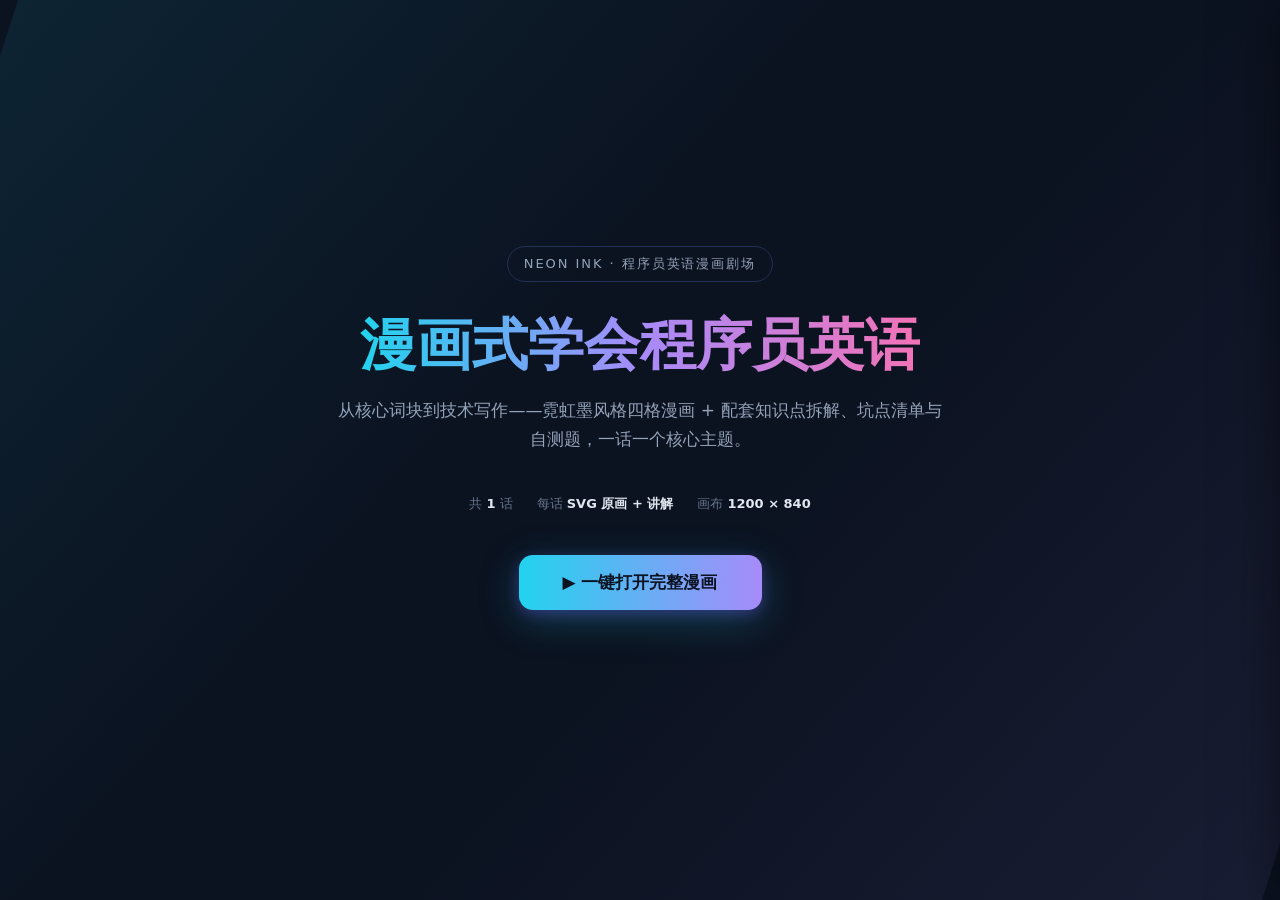
<file: comics/index.html>
<!DOCTYPE html>
<html lang="zh-CN">

<head>
  <meta charset="UTF-8">
  <meta name="viewport" content="width=device-width, initial-scale=1.0">
  <title>程序员英语漫画剧场 · 霓虹墨 Neon Ink</title>
  <link rel="icon" type="image/svg+xml" href="../logo.svg">
  <style>
    /* ============================================================
   * 程序员英语漫画剧场 · 整合阅读器（零依赖单文件 · 运行时 fetch 版）
   * 设计决策：
   * 1) 内容序列来自 manifest.json，SVG 内联注入保证矢量缩放；
   * 2) 双阅读模式：翻页（一话一屏，默认）/ 长卷（连续滚动）；
   * 3) 讲解 MD 右侧抽屉呈现，用内置受控迷你渲染器（先转义再替换），防 XSS；
   * 4) 进度只存「话 id + 比例」，再次打开可一键继续阅读；
   * 5) 单话加载失败不影响整体：每话独立错误卡片 + 重试；
   * 6) 翻页模式按需加载当前话并预取相邻话，长卷模式后台补齐全部；
   * 7) 话目网格（⊞ / G）：关键词 + 分册筛选，卡片直接跳话，与目录共用已读/当前态。
   * ============================================================ */
    :root {
      --bg: #0b1220;
      --bg-soft: #0e1730;
      --bg-card: #111a30;
      --line: #223055;
      --ink: #e2e8f0;
      --ink-dim: #94a3b8;
      --ink-faint: #64748b;
      --cyan: #22d3ee;
      --violet: #a78bfa;
      --purple: #7c3aed;
      --pink: #f472b6;
      --orange: #f97316;
      --green: #34d399;
      --yellow: #fbbf24;
      --sidebar-w: 300px;
      --header-h: 60px;
    }

    * {
      box-sizing: border-box;
    }

    html {
      scroll-behavior: smooth;
    }

    body {
      margin: 0;
      background: var(--bg);
      color: var(--ink);
      font-family: 'PingFang SC', 'Hiragino Sans GB', 'Microsoft YaHei', system-ui, sans-serif;
      line-height: 1.7;
      -webkit-font-smoothing: antialiased;
    }

    a {
      color: var(--cyan);
      text-decoration: none;
    }

    a:hover {
      text-decoration: underline;
    }

    button {
      font-family: inherit;
    }

    /* ---------- 顶部阅读进度条 ---------- */
    #progress-bar {
      position: fixed;
      top: 0;
      left: 0;
      height: 3px;
      width: 0;
      background: linear-gradient(90deg, var(--cyan), var(--violet), var(--pink));
      z-index: 60;
      transition: width .12s linear;
    }

    /* ---------- 封面 ---------- */
    #cover {
      min-height: 100vh;
      display: flex;
      flex-direction: column;
      align-items: center;
      justify-content: center;
      text-align: center;
      padding: 48px 24px;
      position: relative;
      overflow: hidden;
    }

    #cover::before,
    #cover::after {
      content: '';
      position: absolute;
      pointer-events: none;
    }

    #cover::before {
      top: -20%;
      left: -10%;
      width: 70%;
      height: 140%;
      background: linear-gradient(120deg, rgba(34, 211, 238, .10), transparent 60%);
      transform: skewX(-18deg);
    }

    #cover::after {
      bottom: -20%;
      right: -10%;
      width: 70%;
      height: 140%;
      background: linear-gradient(300deg, rgba(167, 139, 250, .10), transparent 60%);
      transform: skewX(-18deg);
    }

    .cover-badge {
      display: inline-block;
      padding: 6px 16px;
      border-radius: 999px;
      border: 1px solid var(--line);
      color: var(--ink-dim);
      font-size: 13px;
      letter-spacing: .15em;
      margin-bottom: 28px;
    }

    #cover h1 {
      font-size: clamp(30px, 6vw, 56px);
      line-height: 1.25;
      margin: 0 0 16px;
      background: linear-gradient(90deg, var(--cyan), var(--violet), var(--pink));
      -webkit-background-clip: text;
      background-clip: text;
      color: transparent;
    }

    #cover .sub {
      color: var(--ink-dim);
      font-size: clamp(14px, 2.4vw, 17px);
      max-width: 620px;
      margin: 0 0 40px;
    }

    .cover-meta {
      display: flex;
      gap: 24px;
      color: var(--ink-faint);
      font-size: 13px;
      margin-bottom: 40px;
      flex-wrap: wrap;
      justify-content: center;
    }

    .cover-meta b {
      color: var(--ink);
      font-weight: 600;
    }

    .btn-primary {
      position: relative;
      display: inline-flex;
      align-items: center;
      gap: 10px;
      padding: 16px 44px;
      border: none;
      border-radius: 14px;
      cursor: pointer;
      font-size: 17px;
      font-weight: 700;
      color: #0b1220;
      background: linear-gradient(90deg, var(--cyan), var(--violet));
      box-shadow: 0 10px 40px rgba(34, 211, 238, .25), 0 4px 14px rgba(124, 58, 237, .35);
      transition: transform .18s ease, box-shadow .18s ease, opacity .2s;
    }

    .btn-primary:hover {
      transform: translateY(-2px);
      box-shadow: 0 16px 48px rgba(34, 211, 238, .35);
    }

    .btn-primary:active {
      transform: translateY(0);
    }

    .btn-primary:disabled {
      opacity: .65;
      cursor: wait;
      transform: none;
    }

    .btn-ghost {
      display: inline-flex;
      align-items: center;
      gap: 8px;
      margin-top: 16px;
      padding: 10px 22px;
      border-radius: 10px;
      cursor: pointer;
      background: transparent;
      color: var(--ink-dim);
      border: 1px solid var(--line);
      font-size: 14px;
    }

    .btn-ghost:hover {
      color: var(--ink);
      border-color: var(--ink-faint);
    }

    #load-status {
      margin-top: 22px;
      font-size: 13.5px;
      color: var(--ink-dim);
      min-height: 22px;
    }

    .load-bar {
      width: 280px;
      max-width: 70vw;
      height: 6px;
      border-radius: 3px;
      background: #1a2540;
      margin: 12px auto 0;
      overflow: hidden;
      display: none;
    }

    .load-bar.show {
      display: block;
    }

    .load-bar i {
      display: block;
      height: 100%;
      width: 0;
      border-radius: 3px;
      background: linear-gradient(90deg, var(--cyan), var(--violet));
      transition: width .2s;
    }

    .resume-card {
      margin-top: 26px;
      padding: 14px 22px;
      border-radius: 12px;
      background: var(--bg-card);
      border: 1px solid var(--line);
      font-size: 14px;
      color: var(--ink-dim);
      display: none;
    }

    .resume-card.show {
      display: block;
    }

    .resume-card a {
      font-weight: 700;
    }

    /* ---------- 全屏错误 ---------- */
    .fatal {
      max-width: 560px;
      margin: 0 auto;
      padding: 28px;
      border-radius: 14px;
      background: var(--bg-card);
      border: 1px solid rgba(249, 115, 22, .5);
      color: var(--ink-dim);
      font-size: 14.5px;
      text-align: left;
    }

    .fatal h3 {
      color: var(--orange);
      margin: 0 0 10px;
      font-size: 17px;
    }

    .fatal code {
      background: #0a0f1c;
      padding: 2px 7px;
      border-radius: 5px;
      color: var(--cyan);
      font-size: 13px;
    }

    .fatal pre {
      background: #0a0f1c;
      padding: 12px 14px;
      border-radius: 8px;
      overflow-x: auto;
      color: var(--ink-dim);
      font-size: 13px;
    }

    /* ---------- 阅读视图布局 ---------- */
    #reader {
      display: none;
    }

    #reader.show {
      display: block;
    }

    .topbar {
      position: fixed;
      top: 0;
      left: 0;
      right: 0;
      height: var(--header-h);
      z-index: 50;
      display: flex;
      align-items: center;
      gap: 12px;
      padding: 0 18px;
      background: rgba(11, 18, 32, .86);
      backdrop-filter: blur(12px);
      border-bottom: 1px solid var(--line);
    }

    .icon-btn {
      width: 38px;
      height: 38px;
      border-radius: 10px;
      border: 1px solid var(--line);
      background: var(--bg-soft);
      color: var(--ink);
      cursor: pointer;
      font-size: 17px;
      display: inline-flex;
      align-items: center;
      justify-content: center;
    }

    .icon-btn:hover {
      border-color: var(--ink-faint);
    }

    .icon-btn:disabled {
      opacity: .35;
      cursor: default;
    }

    .nav-arrow {
      font-size: 20px;
      line-height: 1;
    }

    .mode-btn {
      width: auto;
      padding: 0 13px;
      font-size: 13px;
      font-weight: 600;
      white-space: nowrap;
    }

    #counter {
      font-variant-numeric: tabular-nums;
      font-size: 13px;
      color: var(--ink-dim);
      min-width: 54px;
      text-align: center;
    }

    .topbar-title {
      font-weight: 700;
      font-size: 15px;
      white-space: nowrap;
      overflow: hidden;
      text-overflow: ellipsis;
    }

    .topbar-title small {
      color: var(--ink-faint);
      font-weight: 400;
      margin-left: 8px;
    }

    .topbar-right {
      margin-left: auto;
      display: flex;
      gap: 8px;
      align-items: center;
    }

    /* ---------- 侧边章节导航 ---------- */
    #toc {
      position: fixed;
      top: var(--header-h);
      left: 0;
      bottom: 0;
      width: var(--sidebar-w);
      background: var(--bg-soft);
      border-right: 1px solid var(--line);
      overflow-y: auto;
      padding: 14px 12px 40px;
      z-index: 40;
    }

    #toc h2 {
      font-size: 12px;
      color: var(--ink-faint);
      letter-spacing: .18em;
      margin: 8px 10px 12px;
      font-weight: 600;
    }

    .toc-item {
      display: flex;
      gap: 10px;
      align-items: baseline;
      width: 100%;
      padding: 9px 10px;
      border-radius: 9px;
      border: none;
      cursor: pointer;
      background: transparent;
      color: var(--ink-dim);
      font-size: 13.5px;
      text-align: left;
      line-height: 1.45;
    }

    .toc-item:hover {
      background: #16223e;
      color: var(--ink);
    }

    .toc-item .toc-ep {
      color: var(--ink-faint);
      font-family: 'SF Mono', Consolas, monospace;
      font-size: 11.5px;
      flex: none;
      width: 42px;
    }

    .toc-item.active {
      background: linear-gradient(90deg, rgba(34, 211, 238, .14), rgba(124, 58, 237, .14));
      color: var(--ink);
    }

    .toc-item.active .toc-ep {
      color: var(--cyan);
    }

    .toc-item .toc-dot {
      margin-left: auto;
      flex: none;
      width: 7px;
      height: 7px;
      border-radius: 50%;
      background: transparent;
    }

    .toc-item.read .toc-dot {
      background: var(--green);
    }

    #toc-mask {
      display: none;
      position: fixed;
      inset: var(--header-h) 0 0 0;
      background: rgba(4, 8, 18, .55);
      z-index: 35;
    }

    /* ---------- 全部话目网格（⊞ 关键词筛选 / 按分册跳转） ---------- */
    #grid {
      display: none;
      position: fixed;
      inset: var(--header-h) 0 0 0;
      z-index: 56;
      background: rgba(6, 11, 25, .97);
      flex-direction: column;
    }

    #grid.open {
      display: flex;
    }

    .grid-head {
      display: flex;
      align-items: center;
      gap: 14px;
      padding: 14px clamp(14px, 5vw, 40px);
      border-bottom: 1px solid var(--line);
      flex-wrap: wrap;
    }

    .grid-head h2 {
      margin: 0;
      font-size: 16px;
    }

    .grid-head h2 span {
      color: var(--ink-faint);
      font-size: 12px;
      font-weight: 400;
      margin-left: 8px;
    }

    .grid-tools {
      margin-left: auto;
      display: flex;
      align-items: center;
      gap: 8px;
      flex-wrap: wrap;
    }

    #grid-search,
    #grid-part {
      padding: 9px 12px;
      border-radius: 9px;
      border: 1px solid var(--line);
      background: var(--bg-soft);
      color: var(--ink);
      font-family: inherit;
      font-size: 13.5px;
    }

    #grid-search {
      width: min(46vw, 240px);
    }

    #grid-part {
      max-width: min(48vw, 280px);
      font-size: 13px;
    }

    #grid-search:focus,
    #grid-part:focus {
      outline: none;
      border-color: var(--cyan);
    }

    .grid-body {
      flex: 1;
      overflow-y: auto;
      padding: 18px clamp(14px, 5vw, 40px) 60px;
      display: grid;
      grid-template-columns: repeat(auto-fill, minmax(215px, 1fr));
      gap: 12px;
      align-content: start;
    }

    .grid-card {
      display: flex;
      flex-direction: column;
      gap: 5px;
      padding: 13px 14px;
      border-radius: 12px;
      border: 1px solid var(--line);
      background: var(--bg-card);
      color: var(--ink-dim);
      text-align: left;
      cursor: pointer;
      font-family: inherit;
      transition: transform .15s, border-color .15s;
    }

    .grid-card:hover {
      border-color: var(--ink-faint);
      color: var(--ink);
      transform: translateY(-2px);
    }

    .grid-card .gc-ep {
      font-family: 'SF Mono', Consolas, monospace;
      font-size: 11.5px;
      color: var(--ink-faint);
    }

    .grid-card.read .gc-ep::after {
      content: ' ✓';
      color: var(--green);
    }

    .grid-card .gc-title {
      font-size: 14px;
      color: var(--ink);
      line-height: 1.4;
    }

    .grid-card .gc-part {
      font-size: 11.5px;
      color: var(--ink-faint);
    }

    .grid-card.active {
      border-color: var(--cyan);
      background: linear-gradient(180deg, rgba(34, 211, 238, .10), rgba(124, 58, 237, .10));
    }

    .grid-empty {
      grid-column: 1 / -1;
      padding: 30px 0;
      text-align: center;
      color: var(--ink-faint);
      font-size: 14px;
    }

    /* ---------- 正文（长卷模式：文档流连续滚动） ---------- */
    #content {
      margin-left: var(--sidebar-w);
      padding: calc(var(--header-h) + 28px) clamp(16px, 5vw, 64px) 80px;
    }

    .episode {
      max-width: 980px;
      margin: 0 auto 56px;
      scroll-margin-top: calc(var(--header-h) + 16px);
    }

    .episode-head {
      display: flex;
      align-items: center;
      gap: 14px;
      margin-bottom: 14px;
      flex-wrap: wrap;
    }

    .ep-chip {
      padding: 5px 13px;
      border-radius: 8px;
      background: var(--purple);
      color: #fff;
      font-weight: 700;
      font-size: 13px;
      font-family: 'SF Mono', Consolas, monospace;
    }

    .episode-head h2 {
      margin: 0;
      font-size: clamp(20px, 3vw, 26px);
    }

    .ep-part {
      color: var(--ink-faint);
      font-size: 12.5px;
    }

    .btn-doc {
      margin-left: auto;
      padding: 6px 16px;
      border-radius: 999px;
      cursor: pointer;
      border: 1px solid var(--line);
      background: var(--bg-card);
      color: var(--cyan);
      font-size: 12.5px;
      font-weight: 600;
    }

    .btn-doc:hover {
      border-color: var(--cyan);
    }

    body.mode-long .btn-doc {
      display: none;
    }

    /* 长卷模式讲解已内联，无需抽屉入口 */

    .comic-frame {
      border-radius: 14px;
      overflow: hidden;
      border: 1px solid var(--line);
      background: var(--bg-soft);
      box-shadow: 0 18px 50px rgba(0, 0, 0, .35);
    }

    .comic-frame svg {
      display: block;
      width: 100%;
      height: auto;
    }

    /* ---------- 翻页模式：transform 轨道，一话一屏 ---------- */
    body.mode-page {
      overflow: hidden;
    }

    body.mode-page #content {
      position: fixed;
      top: var(--header-h);
      right: 0;
      bottom: 0;
      left: var(--sidebar-w);
      margin: 0;
      padding: 0;
      overflow: hidden;
    }

    body.mode-page .track {
      display: flex;
      height: 100%;
      transition: transform .38s cubic-bezier(.4, 0, .2, 1);
      will-change: transform;
    }

    body.mode-page .episode {
      flex: 0 0 100%;
      min-width: 100%;
      max-width: none;
      height: 100%;
      margin: 0;
      padding: 22px clamp(16px, 4vw, 48px) 40px;
      overflow-y: auto;
      display: flex;
      flex-direction: column;
      align-items: center;
      scroll-margin-top: 0;
    }

    body.mode-page .episode-head {
      width: min(1100px, 100%);
    }

    body.mode-page .comic-frame {
      flex: none;
      margin: 0 auto;
      /* 宽度同时受屏宽与屏高约束：高度预留 = 标题行约 54px + 上下内边距 62px ≈ 118px，
         再按 1200:840 ≈ 1.43 反推；窄屏标题换行时由 .episode 自身滚动兜底 */
      width: min(1100px, 100%, calc((100vh - var(--header-h) - 118px) * 1.43));
    }

    body.mode-page .notes {
      display: none;
    }

    body.mode-page #to-top {
      display: none;
    }

    /* ---------- 长卷模式：轨道回归普通文档流（必须盖掉翻页模式残留的内联 transform） ---------- */
    body.mode-long .track {
      display: block;
      height: auto;
      transform: none !important;
      transition: none;
    }

    /* ---------- 翻页大按钮（悬停出现） ---------- */
    .edge {
      position: fixed;
      top: 50%;
      z-index: 15;
      transform: translateY(-50%);
      width: 46px;
      height: 76px;
      border-radius: 12px;
      cursor: pointer;
      border: 1px solid var(--line);
      background: rgba(14, 23, 48, .72);
      color: var(--ink);
      font-size: 26px;
      display: flex;
      align-items: center;
      justify-content: center;
      opacity: 0;
      transition: opacity .2s ease, background .2s ease;
    }

    body.mode-page #reader:hover .edge,
    .edge:hover,
    .edge:focus-visible {
      opacity: 1;
    }

    .edge:hover {
      background: rgba(30, 42, 68, .9);
    }

    .edge:disabled {
      opacity: 0 !important;
      pointer-events: none;
    }

    .edge.left {
      left: calc(var(--sidebar-w) + 14px);
    }

    .edge.right {
      right: 14px;
    }

    body.mode-long .edge {
      display: none;
    }

    /* ---------- Markdown 排版（话内 notes 与讲解抽屉共用） ---------- */
    .notes {
      margin-top: 22px;
      padding: clamp(18px, 3.5vw, 34px);
      background: var(--bg-card);
      border: 1px solid var(--line);
      border-radius: 14px;
    }

    .md-typo {
      font-size: 15px;
    }

    .md-typo h1 {
      font-size: 22px;
      margin: 0 0 8px;
    }

    .md-typo h2 {
      font-size: 18.5px;
      margin: 28px 0 10px;
      color: var(--cyan);
    }

    .md-typo h3 {
      font-size: 16px;
      margin: 22px 0 8px;
      color: var(--violet);
    }

    .md-typo p {
      margin: 10px 0;
      color: #cbd5e1;
    }

    .md-typo ul,
    .md-typo ol {
      padding-left: 24px;
      margin: 10px 0;
      color: #cbd5e1;
    }

    .md-typo li {
      margin: 6px 0;
    }

    .md-typo blockquote {
      margin: 0 0 18px;
      padding: 10px 16px;
      border-left: 3px solid var(--violet);
      background: rgba(167, 139, 250, .07);
      border-radius: 0 8px 8px 0;
      color: var(--ink-dim);
      font-size: 13.5px;
    }

    .md-typo code {
      font-family: 'SF Mono', Consolas, monospace;
      font-size: 13px;
      background: #0a0f1c;
      color: var(--cyan);
      padding: 2px 7px;
      border-radius: 5px;
    }

    .md-typo pre {
      background: #0a0f1c;
      border: 1px solid #1c2847;
      border-radius: 10px;
      padding: 14px 16px;
      overflow-x: auto;
      margin: 14px 0;
    }

    .md-typo pre code {
      background: none;
      padding: 0;
      color: #a5f3fc;
      font-size: 13px;
      line-height: 1.7;
    }

    .md-typo table {
      width: 100%;
      border-collapse: collapse;
      margin: 14px 0;
      font-size: 13px;
    }

    .md-typo th,
    .md-typo td {
      border: 1px solid var(--line);
      padding: 8px 10px;
      text-align: left;
      line-height: 1.6;
      vertical-align: top;
    }

    .md-typo th {
      background: #111a30;
      color: var(--ink);
      font-weight: bold;
      white-space: nowrap;
    }

    .md-typo td {
      color: var(--ink-dim);
    }

    .md-typo strong {
      color: var(--ink);
    }

    .md-typo hr {
      border: none;
      border-top: 1px solid var(--line);
      margin: 24px 0;
    }

    /* ---------- 讲解抽屉 ---------- */
    #doc-mask {
      position: fixed;
      inset: 0;
      z-index: 70;
      background: rgba(4, 8, 18, .55);
      opacity: 0;
      pointer-events: none;
      transition: opacity .25s ease;
    }

    body.doc-open #doc-mask {
      opacity: 1;
      pointer-events: auto;
    }

    #drawer {
      position: fixed;
      top: 0;
      right: 0;
      bottom: 0;
      z-index: 71;
      width: min(680px, 94vw);
      background: var(--bg-soft);
      border-left: 1px solid var(--line);
      box-shadow: -16px 0 50px rgba(0, 0, 0, .5);
      transform: translateX(102%);
      transition: transform .3s cubic-bezier(.4, 0, .2, 1);
      display: flex;
      flex-direction: column;
    }

    body.doc-open #drawer {
      transform: none;
    }

    .drawer-head {
      flex: none;
      padding: 14px 18px 12px;
      background: linear-gradient(120deg, #16223e, #1a2540);
      border-bottom: 1px solid var(--line);
    }

    .drawer-head .row {
      display: flex;
      align-items: center;
      gap: 8px;
    }

    .drawer-title {
      flex: 1;
      font-size: 15.5px;
      font-weight: 700;
      line-height: 1.4;
    }

    .dbtn {
      min-width: 32px;
      height: 32px;
      padding: 0 9px;
      border-radius: 8px;
      cursor: pointer;
      border: 1px solid var(--line);
      background: var(--bg-card);
      color: var(--ink);
      font-size: 14px;
      line-height: 1;
    }

    .dbtn:hover {
      border-color: var(--ink-faint);
    }

    .dbtn:disabled {
      opacity: .35;
      cursor: default;
    }

    .drawer-sub {
      margin-top: 6px;
      font-size: 12px;
      color: var(--ink-faint);
    }

    .drawer-body {
      flex: 1;
      overflow-y: auto;
      padding: 20px 24px 60px;
    }

    .doc-foot-nav {
      display: flex;
      justify-content: space-between;
      gap: 10px;
      margin-top: 28px;
    }

    .doc-foot-nav .dnav {
      flex: 1;
      padding: 12px 14px;
      border: 1px solid var(--line);
      border-radius: 10px;
      background: var(--bg-card);
      cursor: pointer;
      color: var(--ink);
      font-size: 13px;
      text-align: left;
      font-family: inherit;
    }

    .doc-foot-nav .dnav:hover {
      border-color: var(--cyan);
    }

    .doc-foot-nav .dnav small {
      display: block;
      color: var(--ink-faint);
      font-size: 11.5px;
      margin-bottom: 2px;
    }

    /* ---------- 单话加载中 / 错误卡片 ---------- */
    .ep-loading {
      padding: 64px 20px;
      text-align: center;
      color: var(--ink-faint);
      font-size: 14px;
    }

    .ep-loading::before {
      content: '';
      display: block;
      width: 26px;
      height: 26px;
      margin: 0 auto 12px;
      border-radius: 50%;
      border: 3px solid var(--line);
      border-top-color: var(--cyan);
      animation: spin .9s linear infinite;
    }

    @keyframes spin {
      to {
        transform: rotate(360deg);
      }
    }

    .ep-error {
      padding: 34px 24px;
      text-align: center;
      border-radius: 14px;
      background: var(--bg-card);
      border: 1px dashed rgba(249, 115, 22, .55);
    }

    .ep-error .err-icon {
      font-size: 30px;
    }

    .ep-error h3 {
      margin: 10px 0 6px;
      color: var(--orange);
      font-size: 16.5px;
    }

    .ep-error p {
      color: var(--ink-dim);
      font-size: 13.5px;
      margin: 4px 0 16px;
    }

    .btn-retry {
      padding: 9px 24px;
      border-radius: 9px;
      cursor: pointer;
      border: 1px solid var(--orange);
      background: rgba(249, 115, 22, .12);
      color: var(--orange);
      font-size: 14px;
      font-weight: 600;
    }

    .btn-retry:hover {
      background: rgba(249, 115, 22, .22);
    }

    /* ---------- 回到顶部（长卷模式） ---------- */
    #to-top {
      position: fixed;
      right: 26px;
      bottom: 30px;
      z-index: 45;
      width: 46px;
      height: 46px;
      border-radius: 50%;
      border: 1px solid var(--line);
      background: rgba(14, 23, 48, .92);
      color: var(--ink);
      cursor: pointer;
      font-size: 18px;
      opacity: 0;
      pointer-events: none;
      transition: opacity .25s, transform .25s;
      box-shadow: 0 10px 30px rgba(0, 0, 0, .4);
    }

    #to-top.show {
      opacity: 1;
      pointer-events: auto;
    }

    #to-top:hover {
      transform: translateY(-3px);
    }

    /* ---------- 响应式：移动端目录抽屉 ---------- */
    @media (max-width: 1023px) {
      #toc {
        transform: translateX(-100%);
        transition: transform .25s ease;
        width: min(82vw, 320px);
        box-shadow: 12px 0 40px rgba(0, 0, 0, .5);
      }

      #toc.open {
        transform: translateX(0);
      }

      #toc-mask.show {
        display: block;
      }

      #content {
        margin-left: 0;
      }

      body.mode-page #content {
        left: 0;
      }

      .edge.left {
        left: 10px;
      }
    }

    @media (min-width: 1024px) {
      #menu-btn {
        display: none;
      }

      #toc-mask {
        display: none !important;
      }
    }

    @media (max-width: 560px) {
      .topbar {
        padding: 0 12px;
        gap: 8px;
      }

      .topbar-title small {
        display: none;
      }

      .episode-head {
        gap: 10px;
      }

      #counter {
        min-width: 44px;
        font-size: 12px;
      }
    }
  </style>
</head>

<body>

  <div id="progress-bar"></div>

  <!-- ============ 封面 ============ -->
  <section id="cover">
    <span class="cover-badge">NEON INK · 程序员英语漫画剧场</span>
    <h1>漫画式学会程序员英语</h1>
    <p class="sub">从核心词块到技术写作——霓虹墨风格四格漫画 + 配套知识点拆解、坑点清单与自测题，一话一个核心主题。</p>
    <div class="cover-meta" id="cover-meta">
      <span>共 <b id="meta-count">34</b> 话</span>
      <span>每话 <b>SVG 原画 + 讲解</b></span>
      <span>画布 <b>1200 × 840</b></span>
    </div>
    <button class="btn-primary" id="btn-open">▶ 一键打开完整漫画</button>
    <div class="load-bar" id="load-bar"><i id="load-bar-fill"></i></div>
    <div id="load-status"></div>
    <div class="resume-card" id="resume-card"></div>
    <div id="cover-error"></div>
  </section>

  <!-- ============ 阅读视图 ============ -->
  <div id="reader">
    <header class="topbar">
      <button class="icon-btn" id="menu-btn" aria-label="章节目录">☰</button>
      <div class="topbar-title" id="topbar-title">程序员英语漫画剧场<small id="topbar-ep"></small></div>
      <div class="topbar-right">
        <button class="icon-btn nav-arrow" id="btn-prev" title="上一话 (←)">‹</button>
        <span id="counter">– / –</span>
        <button class="icon-btn nav-arrow" id="btn-next" title="下一话 (→)">›</button>
        <button class="icon-btn" id="btn-grid" title="全部话目 (G)" aria-label="全部话目">⊞</button>
        <button class="icon-btn mode-btn" id="btn-mode" title="切换长卷/翻页模式 (M)">📜 长卷</button>
        <button class="icon-btn" id="btn-reset" title="清除阅读进度并回到封面" aria-label="重置进度">⟲</button>
      </div>
    </header>

    <nav id="toc" aria-label="章节导航">
      <h2>章节导航</h2>
      <div id="toc-list"></div>
    </nav>
    <div id="toc-mask"></div>

    <!-- ============ 全部话目网格（关键词筛选 / 按分册跳转） ============ -->
    <div id="grid" aria-hidden="true" role="dialog" aria-modal="true" aria-label="全部话目">
      <div class="grid-head">
        <h2>全部话目<span id="grid-count"></span></h2>
        <div class="grid-tools">
          <input id="grid-search" type="search" placeholder="搜索话号 / 标题…" aria-label="搜索话目" />
          <select id="grid-part" aria-label="按分册筛选"></select>
          <button class="dbtn" id="grid-close" title="关闭 (Esc)">✕</button>
        </div>
      </div>
      <div class="grid-body" id="grid-body"></div>
    </div>

    <main id="content">
      <div class="track" id="track"></div>
    </main>

    <button class="edge left" id="edge-prev" title="上一话">‹</button>
    <button class="edge right" id="edge-next" title="下一话">›</button>

    <button id="to-top" aria-label="回到顶部">↑</button>
  </div>

  <!-- ============ 讲解抽屉 ============ -->
  <div id="doc-mask"></div>
  <aside id="drawer" aria-hidden="true">
    <div class="drawer-head">
      <div class="row">
        <div class="drawer-title" id="drawer-title">讲解</div>
        <button class="dbtn" id="doc-prev" title="上一篇 (←)">‹</button>
        <button class="dbtn" id="doc-next" title="下一篇 (→)">›</button>
        <button class="dbtn" id="doc-raw" title="新窗口打开原始 Markdown">md</button>
        <button class="dbtn" id="doc-close" title="关闭 (Esc)">✕</button>
      </div>
      <div class="drawer-sub" id="drawer-sub"></div>
    </div>
    <div class="drawer-body md-typo" id="drawer-body"></div>
  </aside>

  <script>
    /* ============================================================
     * 整合阅读器逻辑
     * 流程：封面点击 → 读 manifest（有序话列表）→ 搭建骨架 →
     *       翻页模式：按需加载当前话（SVG 内联 + MD 缓存）并预取相邻话
     *       长卷模式：后台补齐全部话后连续滚动
     * 进度：localStorage 存 {epId, ratio, updatedAt}
     * 容错：manifest 失败 → 全屏错误；单话失败 → 话内错误卡片可重试
     * ============================================================ */
    (function () {
      'use strict';

      var STORE_KEY = 'neon-ink-reader-progress-v1';
      var els = {
        cover: document.getElementById('cover'),
        reader: document.getElementById('reader'),
        btnOpen: document.getElementById('btn-open'),
        loadStatus: document.getElementById('load-status'),
        loadBar: document.getElementById('load-bar'),
        loadBarFill: document.getElementById('load-bar-fill'),
        coverError: document.getElementById('cover-error'),
        resumeCard: document.getElementById('resume-card'),
        toc: document.getElementById('toc'),
        tocList: document.getElementById('toc-list'),
        tocMask: document.getElementById('toc-mask'),
        content: document.getElementById('content'),
        track: document.getElementById('track'),
        progressBar: document.getElementById('progress-bar'),
        topbarEp: document.getElementById('topbar-ep'),
        counter: document.getElementById('counter'),
        btnPrev: document.getElementById('btn-prev'),
        btnNext: document.getElementById('btn-next'),
        modeBtn: document.getElementById('btn-mode'),
        btnReset: document.getElementById('btn-reset'),
        toTop: document.getElementById('to-top'),
        menuBtn: document.getElementById('menu-btn'),
        edgePrev: document.getElementById('edge-prev'),
        edgeNext: document.getElementById('edge-next'),
        docMask: document.getElementById('doc-mask'),
        drawer: document.getElementById('drawer'),
        drawerTitle: document.getElementById('drawer-title'),
        drawerSub: document.getElementById('drawer-sub'),
        drawerBody: document.getElementById('drawer-body'),
        docPrev: document.getElementById('doc-prev'),
        docNext: document.getElementById('doc-next'),
        docRaw: document.getElementById('doc-raw'),
        docClose: document.getElementById('doc-close'),
        btnGrid: document.getElementById('btn-grid'),
        grid: document.getElementById('grid'),
        gridBody: document.getElementById('grid-body'),
        gridSearch: document.getElementById('grid-search'),
        gridPart: document.getElementById('grid-part'),
        gridClose: document.getElementById('grid-close'),
        gridCount: document.getElementById('grid-count')
      };

      var episodes = [];          // manifest 话列表
      var sections = {};          // ep -> section 元素
      var epState = {};           // ep -> {loaded, promise, md}
      var rendered = {};          // ep -> true（已成功渲染，用于已读点）
      var mode = 'page';          // 'page' 翻页（默认） | 'long' 长卷
      var cur = 0;                // 当前话下标
      var currentEp = null;       // 当前话号（长卷 scrollspy 用）
      var docEp = null;           // 抽屉中打开的话对象
      var readerReady = false;
      var partsMeta = [];         // manifest.parts：分册文件 → 展示名（网格按分册筛选/跳转用）
      var gridCards = {};         // ep -> 网格卡片节点（buildGrid 重建，供已读/当前态回填）

      /* ---------- 工具 ---------- */
      function $(tag, cls, text) {
        var n = document.createElement(tag);
        if (cls) n.className = cls;
        if (text != null) n.textContent = text;
        return n;
      }
      function pad(n) { return String(n).padStart(2, '0'); }
      function escapeHtml(s) {
        return s.replace(/&/g, '&amp;').replace(/</g, '&lt;').replace(/>/g, '&gt;')
          .replace(/"/g, '&quot;').replace(/'/g, '&#39;');
      }
      function safeHref(url) {
        // 只允许相对路径与 http(s)，挡掉 javascript: 等伪协议
        if (/^(https?:|\/|\.\/|\.\.|#|[^/:?#]+)/i.test(url) && !/^\s*javascript:/i.test(url)) return url;
        return '#';
      }
      function indexOfEp(epNum) {
        for (var i = 0; i < episodes.length; i++) if (episodes[i].ep === epNum) return i;
        return -1;
      }

      /* ---------- 受控 Markdown 迷你渲染器 ----------
       * 先整体转义，再用占位符保护行内代码，最后替换加粗/链接。
       * 支持：h1-h3、blockquote、ul/ol、围栏代码块、管道表格、段落、hr、行内 code/strong/link */
      function splitRow(row) {
        /* 管道行 → 单元格数组;行首行尾竖线剥离,按 | 切分(受控渲染器约定:单元格代码内不放裸 |) */
        return row.trim().replace(/^\|/, '').replace(/\|\s*$/, '').split('|').map(function (s) { return s.trim(); });
      }
      function renderInline(text) {
        var codes = [];
        text = text.replace(/`([^`]+)`/g, function (_, c) {
          codes.push(c);
          return '\u0000' + (codes.length - 1) + '\u0000';
        });
        text = escapeHtml(text);
        text = text.replace(/\*\*([^*]+)\*\*/g, '<strong>$1</strong>');
        text = text.replace(/\[([^\]]+)\]\(([^)]+)\)/g, function (_, t, u) {
          return '<a href="' + safeHref(u) + '" target="_blank" rel="noopener">' + t + '</a>';
        });
        text = text.replace(/\u0000(\d+)\u0000/g, function (_, i) {
          return '<code>' + escapeHtml(codes[+i]) + '</code>';
        });
        return text;
      }

      function renderMarkdown(md) {
        var lines = md.replace(/\r\n?/g, '\n').split('\n');
        var html = [];
        var i = 0;

        function listBlock(ordered) {
          var items = [];
          var re = ordered ? /^\s*\d+\.\s+(.*)$/ : /^\s*-\s+(.*)$/;
          while (i < lines.length && re.test(lines[i])) {
            items.push(lines[i].replace(re, '$1'));
            i++;
          }
          var tag = ordered ? 'ol' : 'ul';
          html.push('<' + tag + '>' + items.map(function (it) {
            return '<li>' + renderInline(it) + '</li>';
          }).join('') + '</' + tag + '>');
        }

        while (i < lines.length) {
          var line = lines[i];

          if (/^```/.test(line)) {
            var buf = [];
            i++;
            while (i < lines.length && !/^```/.test(lines[i])) { buf.push(lines[i]); i++; }
            i++; // 吃掉结束围栏
            html.push('<pre><code>' + escapeHtml(buf.join('\n')) + '</code></pre>');
            continue;
          }
          if (/^###\s+/.test(line)) { html.push('<h3>' + renderInline(line.replace(/^###\s+/, '')) + '</h3>'); i++; continue; }
          if (/^##\s+/.test(line)) { html.push('<h2>' + renderInline(line.replace(/^##\s+/, '')) + '</h2>'); i++; continue; }
          if (/^#\s+/.test(line)) { html.push('<h1>' + renderInline(line.replace(/^#\s+/, '')) + '</h1>'); i++; continue; }
          if (/^>\s?/.test(line)) {
            var q = [];
            while (i < lines.length && /^>\s?/.test(lines[i])) { q.push(lines[i].replace(/^>\s?/, '')); i++; }
            html.push('<blockquote>' + q.map(renderInline).join('<br>') + '</blockquote>');
            continue;
          }
          if (/^\s*-\s+/.test(line)) { listBlock(false); continue; }
          if (/^\s*\d+\.\s+/.test(line)) { listBlock(true); continue; }
          if (/^---+\s*$/.test(line)) { html.push('<hr>'); i++; continue; }
          /* 管道表格:表头行 + 分隔行(---),之后连续管道行都算表体;单元格走 renderInline 防注入 */
          if (/^\s*\|.*\|\s*$/.test(line) && i + 1 < lines.length && /^\s*\|[\s:|\-]+\|\s*$/.test(lines[i + 1])) {
            var head = splitRow(line);
            i += 2;
            var body = [];
            while (i < lines.length && /^\s*\|/.test(lines[i])) { body.push(splitRow(lines[i])); i++; }
            html.push('<table><thead><tr>' + head.map(function (c) {
              return '<th>' + renderInline(c) + '</th>';
            }).join('') + '</tr></thead><tbody>' + body.map(function (r) {
              return '<tr>' + r.map(function (c) { return '<td>' + renderInline(c) + '</td>'; }).join('') + '</tr>';
            }).join('') + '</tbody></table>');
            continue;
          }
          if (/^\s*$/.test(line)) { i++; continue; }

          var para = [line];
          i++;
          while (i < lines.length && !/^\s*$/.test(lines[i]) && !/^(#{1,3}\s|>\s?|-\s|\d+\.\s|```)/.test(lines[i])) {
            para.push(lines[i]); i++;
          }
          html.push('<p>' + renderInline(para.join(' ')) + '</p>');
        }
        return html.join('\n');
      }

      /* ---------- 进度记忆 ---------- */
      function loadProgress() {
        try { return JSON.parse(localStorage.getItem(STORE_KEY)) || null; }
        catch (e) { return null; }
      }
      var saveTimer = null;
      function saveProgress(epId, ratio) {
        clearTimeout(saveTimer);
        saveTimer = setTimeout(function () {
          try {
            localStorage.setItem(STORE_KEY, JSON.stringify({ epId: epId, ratio: ratio, updatedAt: Date.now() }));
          } catch (e) { /* 隐私模式等场景静默降级 */ }
        }, 250);
      }
      function setProgress(r) {
        els.progressBar.style.width = (Math.max(0, Math.min(1, r)) * 100).toFixed(2) + '%';
      }

      /* ---------- file:// 友好提示（fetch 会被 CORS 拦） ---------- */
      function fileProtocolTip() {
        var tip = $('div', 'fatal');
        tip.innerHTML =
          '<h3>需要通过本地服务器打开</h3>' +
          '<p>阅读器需要用 <code>fetch</code> 合并漫画资源，<code>file://</code> 直开协议会被浏览器拦截。请在项目根目录启动一个静态服务器：</p>' +
          '<pre>cd programmer-english-guide\npython3 -m http.server 8899</pre>' +
          '<p>然后访问 <code>http://127.0.0.1:8899/comics/index.html</code></p>';
        return tip;
      }

      /* ---------- 拉取 manifest ---------- */
      function fetchManifest() {
        return fetch('manifest.json', { cache: 'no-cache' })
          .then(function (r) {
            if (!r.ok) throw new Error('manifest.json HTTP ' + r.status);
            return r.json();
          })
          .then(function (data) {
            if (!data.episodes || !data.episodes.length) throw new Error('manifest 中没有 episodes');
            return data; // 返回完整清单：episodes 渲染用，parts 供网格按分册筛选
          });
      }

      /* ---------- 拉取单话资源（svg 文本 + md 文本） ---------- */
      function fetchEpisode(ep) {
        return Promise.all([
          fetch(ep.slug + '.svg', { cache: 'no-cache' }).then(function (r) {
            if (!r.ok) throw new Error('SVG HTTP ' + r.status);
            return r.text();
          }),
          fetch(ep.slug + '.md', { cache: 'no-cache' }).then(function (r) {
            if (!r.ok) throw new Error('MD HTTP ' + r.status);
            return r.text();
          })
        ]);
      }

      function injectSvg(container, svgText) {
        var doc = new DOMParser().parseFromString(svgText, 'image/svg+xml');
        var svg = doc.documentElement;
        if (!svg || svg.nodeName.toLowerCase() !== 'svg' ||
          svg.getElementsByTagName('parsererror').length) {
          throw new Error('SVG 解析失败');
        }
        svg.removeAttribute('width');
        svg.removeAttribute('height');
        container.appendChild(svg);
      }

      /* ---------- 构建单话 DOM（骨架先行，内容按需填充） ---------- */
      function buildEpisodeSection(ep) {
        var section = $('section', 'episode');
        section.id = 'ep-' + ep.ep;
        section.dataset.ep = ep.ep;

        var head = $('div', 'episode-head');
        head.appendChild($('span', 'ep-chip', 'EP.' + pad(ep.ep)));
        head.appendChild($('h2', null, ep.title));
        head.appendChild($('span', 'ep-part', '对应正文：' + ep.part));
        var docBtn = $('button', 'btn-doc', '📖 讲解');
        docBtn.dataset.ep = ep.ep;
        docBtn.setAttribute('aria-label', '打开 EP.' + pad(ep.ep) + ' 讲解');
        head.appendChild(docBtn);
        section.appendChild(head);

        var frame = $('div', 'comic-frame');
        section.appendChild(frame);

        var notes = $('article', 'notes md-typo');
        section.appendChild(notes);

        section.frame = frame;
        section.notes = notes;
        return section;
      }

      /* ---------- 按需加载单话（幂等：loaded / 在途 promise 直接复用） ---------- */
      function ensureEpisode(ep) {
        var st = epState[ep.ep];
        if (!st) st = epState[ep.ep] = { loaded: false, promise: null, md: null };
        if (st.loaded) return Promise.resolve();
        if (st.promise) return st.promise;

        var sec = sections[ep.ep];
        sec.frame.innerHTML = '';
        sec.frame.appendChild($('div', 'ep-loading', '正在加载 EP.' + pad(ep.ep) + ' …'));

        st.promise = fetchEpisode(ep).then(function (res) {
          sec.frame.innerHTML = '';
          injectSvg(sec.frame, res[0]);
          sec.notes.innerHTML = renderMarkdown(res[1]);
          st.md = res[1];
          st.loaded = true;
          rendered[ep.ep] = true;
          markTocRead(ep);
        }).catch(function (err) {
          st.promise = null; // 允许重试
          showEpisodeError(sec, ep);
          throw err;
        });
        return st.promise;
      }

      function showEpisodeError(section, ep) {
        section.frame.innerHTML = '';
        var box = $('div', 'ep-error');
        box.innerHTML =
          '<div class="err-icon">⚠️</div>' +
          '<h3>EP.' + pad(ep.ep) + '「' + escapeHtml(ep.title) + '」加载失败</h3>' +
          '<p>可能是网络波动或本地服务器未启动，其他话不受影响。</p>';
        var btn = $('button', 'btn-retry', '重新加载本话');
        btn.addEventListener('click', function () {
          // ensureEpisode 会清空 frame、展示加载态；失败时本错误卡片会被重建
          ensureEpisode(ep).catch(function () { });
        });
        box.appendChild(btn);
        section.frame.appendChild(box);
      }

      /* ---------- 目录 ---------- */
      function buildToc() {
        els.tocList.innerHTML = '';
        episodes.forEach(function (ep, idx) {
          var item = $('button', 'toc-item');
          item.dataset.ep = ep.ep;
          item.innerHTML =
            '<span class="toc-ep">EP.' + pad(ep.ep) + '</span>' +
            '<span class="toc-title">' + escapeHtml(ep.title) + '</span>' +
            '<span class="toc-dot"></span>';
          item.addEventListener('click', function () {
            go(idx);
            closeToc();
          });
          els.tocList.appendChild(item);
        });
      }
      function markTocRead(ep) {
        var item = els.tocList.querySelector('.toc-item[data-ep="' + ep.ep + '"]');
        if (item) item.classList.add('read');
        var gc = gridCards[ep.ep];
        if (gc) gc.classList.add('read');
      }
      function setActiveToc(epNum) {
        var curItem = els.tocList.querySelector('.toc-item.active');
        if (curItem) curItem.classList.remove('active');
        var item = els.tocList.querySelector('.toc-item[data-ep="' + epNum + '"]');
        if (item) {
          item.classList.add('active');
          // 侧边栏内自动滚动到当前话
          var top = item.offsetTop - els.toc.clientHeight / 2 + item.clientHeight / 2;
          els.toc.scrollTop = top;
        }
        // 网格当前话高亮同步（网格未构建时 gridCards 为空，安全跳过）
        var prevGc = els.gridBody.querySelector('.grid-card.active');
        if (prevGc) prevGc.classList.remove('active');
        var gc = gridCards[epNum];
        if (gc) gc.classList.add('active');
        els.topbarEp.textContent = 'EP.' + pad(epNum);
      }

      /* ---------- 全部话目网格：关键词筛选 + 按分册跳转 ---------- */
      function buildGrid() {
        els.gridBody.innerHTML = '';
        gridCards = {};
        var partTitle = {};
        partsMeta.forEach(function (p) { partTitle[p.file] = p.label || p.file; });

        // 分册下拉：全部分册 + 各分册（按 manifest 首次出现顺序）
        els.gridPart.innerHTML = '';
        var all = document.createElement('option');
        all.value = '__all__';
        all.textContent = '全部分册';
        els.gridPart.appendChild(all);
        var seen = {};
        episodes.forEach(function (ep) {
          if (seen[ep.part]) return;
          seen[ep.part] = true;
          var o = document.createElement('option');
          o.value = ep.part;
          o.textContent = partTitle[ep.part] || ep.part.replace(/\.md$/, '');
          els.gridPart.appendChild(o);
        });

        episodes.forEach(function (ep, idx) {
          var card = $('button', 'grid-card');
          card.dataset.ep = ep.ep;
          card.dataset.part = ep.part;
          // 检索串：话号（03 / ep3）+ 标题，命中任一即可
          card.dataset.search = (pad(ep.ep) + ' ep' + ep.ep + ' ' + ep.title).toLowerCase();
          card.innerHTML =
            '<span class="gc-ep">EP.' + pad(ep.ep) + '</span>' +
            '<span class="gc-title">' + escapeHtml(ep.title) + '</span>' +
            '<span class="gc-part">' + escapeHtml(partTitle[ep.part] || ep.part) + '</span>';
          card.addEventListener('click', function () { go(idx); closeGrid(); });
          gridCards[ep.ep] = card;
          els.gridBody.appendChild(card);
        });

        // 回填「已读」与「当前话」状态
        for (var k in rendered) if (rendered[k]) markTocRead({ ep: +k });
        if (currentEp != null && gridCards[currentEp]) gridCards[currentEp].classList.add('active');
        renderGrid();
      }

      function renderGrid() {
        var q = (els.gridSearch.value || '').trim().toLowerCase();
        var part = els.gridPart.value || '__all__';
        var shown = 0;
        episodes.forEach(function (ep) {
          var card = gridCards[ep.ep];
          if (!card) return;
          var show = (part === '__all__' || ep.part === part) &&
            (!q || card.dataset.search.indexOf(q) >= 0);
          card.style.display = show ? '' : 'none';
          if (show) shown++;
        });
        els.gridCount.textContent = shown + ' / ' + episodes.length + ' 话';
        var empty = els.gridBody.querySelector('.grid-empty');
        if (!shown) {
          if (!empty) {
            empty = $('div', 'grid-empty', '没有匹配的话目，换个关键词或分册试试。');
            els.gridBody.appendChild(empty);
          }
        } else if (empty) {
          empty.remove();
        }
      }

      function gridOpen() { return els.grid.classList.contains('open'); }
      function openGrid() {
        if (!readerReady) return;
        buildGrid(); // 重建以反映最新已读/当前态
        closeToc();
        els.grid.classList.add('open');
        els.grid.setAttribute('aria-hidden', 'false');
        setTimeout(function () { els.gridSearch.focus(); }, 30);
      }
      function closeGrid() {
        els.grid.classList.remove('open');
        els.grid.setAttribute('aria-hidden', 'true');
      }

      function updateNav() {
        els.counter.textContent = (cur + 1) + ' / ' + episodes.length;
        els.btnPrev.disabled = cur <= 0;
        els.btnNext.disabled = cur >= episodes.length - 1;
        els.edgePrev.disabled = cur <= 0;
        els.edgeNext.disabled = cur >= episodes.length - 1;
      }

      function jumpTo(epNum) {
        var node = document.getElementById('ep-' + epNum);
        if (node) node.scrollIntoView({ behavior: 'smooth', block: 'start' });
      }
      function openToc() { els.toc.classList.add('open'); els.tocMask.classList.add('show'); }
      function closeToc() { els.toc.classList.remove('open'); els.tocMask.classList.remove('show'); }

      function renderPageTransform() {
        els.track.style.transform = mode === 'page' ? 'translateX(' + (-cur * 100) + '%)' : '';
      }

      /* ---------- 切话（两种模式共用入口） ---------- */
      function go(i) {
        if (!episodes.length) return;
        cur = Math.max(0, Math.min(episodes.length - 1, i));
        var ep = episodes[cur];
        currentEp = ep.ep;
        try { history.replaceState(null, '', '#ep-' + ep.ep); } catch (e) { }
        setActiveToc(ep.ep);
        updateNav();
        if (mode === 'page') {
          renderPageTransform();
          var sec = sections[ep.ep];
          if (sec) sec.scrollTop = 0;
          // 按需加载当前话，并预取相邻话保证翻页无加载感
          ensureEpisode(ep).catch(function () { });
          if (cur + 1 < episodes.length) ensureEpisode(episodes[cur + 1]).catch(function () { });
          if (cur - 1 >= 0) ensureEpisode(episodes[cur - 1]).catch(function () { });
          setProgress((cur + 1) / episodes.length);
          saveProgress(ep.ep, (cur + 1) / episodes.length);
        } else {
          jumpTo(ep.ep);
        }
      }

      /* ---------- 模式切换 ---------- */
      function setMode(next) {
        if (next === mode || !episodes.length) return;
        mode = next;
        document.body.classList.toggle('mode-long', next === 'long');
        document.body.classList.toggle('mode-page', next === 'page');
        els.modeBtn.textContent = next === 'long' ? '📖 翻页' : '📜 长卷';
        els.modeBtn.title = next === 'long' ? '切换到翻页模式 (M)' : '切换到长卷模式 (M)';
        if (next === 'long') {
          // 关键：翻页模式在轨道上留过内联 translateX，必须清除，否则整条轨道被平移出视口
          els.track.style.transform = '';
          els.track.style.transition = 'none';
          // 后台顺序补齐未加载的话，完成后定位到当前话
          var chain = Promise.resolve();
          episodes.forEach(function (ep) {
            chain = chain.then(function () { return ensureEpisode(ep).catch(function () { }); });
          });
          chain.then(function () {
            var node = document.getElementById('ep-' + episodes[cur].ep);
            if (node) node.scrollIntoView({ block: 'start' });
          });
        } else {
          window.scrollTo(0, 0);
          els.track.style.transition = '';
          renderPageTransform();
          ensureEpisode(episodes[cur]).catch(function () { });
          setProgress((cur + 1) / episodes.length);
        }
      }

      /* ---------- 长卷模式：当前话观察 + 进度条 + 存档 ---------- */
      function observeEpisodes() {
        var io = new IntersectionObserver(function (entries) {
          if (mode !== 'long') return;
          // 取与视口交叉面积最大的一话
          var best = null;
          entries.forEach(function (en) {
            if (en.isIntersecting && (!best || en.intersectionRatio > best.intersectionRatio)) best = en;
          });
          if (best) {
            var epNum = +best.target.dataset.ep;
            if (epNum !== currentEp) {
              currentEp = epNum;
              cur = indexOfEp(epNum);
              setActiveToc(epNum);
              updateNav();
            }
          }
        }, { rootMargin: '-20% 0px -60% 0px', threshold: [0, .25, .5, 1] });
        episodes.forEach(function (ep) {
          var node = document.getElementById('ep-' + ep.ep);
          if (node) io.observe(node);
        });
      }

      var scrollRaf = 0;
      window.addEventListener('scroll', function () {
        if (!readerReady || mode !== 'long') return;
        if (scrollRaf) return;
        scrollRaf = requestAnimationFrame(function () {
          scrollRaf = 0;
          var doc = document.documentElement;
          var max = doc.scrollHeight - window.innerHeight;
          var ratio = max > 0 ? window.scrollY / max : 0;
          setProgress(ratio);
          els.toTop.classList.toggle('show', window.scrollY > 600);
          if (currentEp != null) saveProgress(currentEp, ratio);
        });
      }, { passive: true });

      /* ---------- 讲解抽屉 ---------- */
      function docFootNav(idx) {
        var html = '<div class="doc-foot-nav">';
        if (idx > 0) {
          var p = episodes[idx - 1];
          html += '<button class="dnav" data-docgo="' + (idx - 1) + '"><small>‹ 上一篇</small>EP.' + pad(p.ep) + ' ' + escapeHtml(p.title) + '</button>';
        } else html += '<span></span>';
        if (idx < episodes.length - 1) {
          var n = episodes[idx + 1];
          html += '<button class="dnav" style="text-align:right" data-docgo="' + (idx + 1) + '"><small>下一篇 ›</small>EP.' + pad(n.ep) + ' ' + escapeHtml(n.title) + '</button>';
        } else html += '<span></span>';
        return html + '</div>';
      }

      function renderDrawer(idx) {
        var ep = episodes[idx];
        els.drawerBody.innerHTML = renderMarkdown(epState[ep.ep].md) + docFootNav(idx);
        els.drawerBody.scrollTop = 0;
      }

      function openDoc(ep) {
        if (!ep) return;
        docEp = ep;
        var idx = episodes.indexOf(ep);
        els.drawerTitle.textContent = 'EP.' + pad(ep.ep) + ' ' + ep.title;
        els.drawerSub.textContent = '对应正文：' + ep.part + '　｜　Esc 关闭 · ←/→ 切换上下篇';
        els.docPrev.disabled = idx <= 0;
        els.docNext.disabled = idx >= episodes.length - 1;
        document.body.classList.add('doc-open');
        els.drawer.setAttribute('aria-hidden', 'false');

        var st = epState[ep.ep];
        if (st && st.loaded && st.md) { renderDrawer(idx); return; }

        els.drawerBody.innerHTML = '<div class="ep-loading">正在加载讲解…</div>';
        ensureEpisode(ep).then(function () {
          if (docEp === ep) renderDrawer(idx);
        }).catch(function () {
          if (docEp !== ep) return;
          els.drawerBody.innerHTML = '';
          var box = $('div', 'ep-error');
          box.innerHTML =
            '<div class="err-icon">⚠️</div>' +
            '<h3>讲解加载失败</h3>' +
            '<p>请检查网络或本地服务器后重试。</p>';
          var b = $('button', 'btn-retry', '重新加载');
          b.addEventListener('click', function () { openDoc(ep); });
          box.appendChild(b);
          els.drawerBody.appendChild(box);
        });
      }

      function closeDoc() {
        docEp = null;
        document.body.classList.remove('doc-open');
        els.drawer.setAttribute('aria-hidden', 'true');
      }

      /* ---------- 主流程：一键打开 ---------- */
      function setLoading(done, total, text) {
        els.loadStatus.textContent = text || '';
        if (total) {
          els.loadBar.classList.add('show');
          els.loadBarFill.style.width = (done / total * 100).toFixed(1) + '%';
        }
      }

      function startOpen(targetEpId) {
        if (location.protocol === 'file:') {
          els.coverError.innerHTML = '';
          els.coverError.appendChild(fileProtocolTip());
          return;
        }
        els.btnOpen.disabled = true;
        els.coverError.innerHTML = '';
        setLoading(0, 1, '正在读取漫画清单…');

        fetchManifest().then(function (data) {
          episodes = data.episodes;
          partsMeta = data.parts || [];
          // 先搭骨架（目录 + 网格 + 空 section），翻页模式按需填充，长卷模式后台补齐
          els.track.innerHTML = '';
          buildToc();
          buildGrid();
          episodes.forEach(function (ep) {
            var s = buildEpisodeSection(ep);
            sections[ep.ep] = s;
            els.track.appendChild(s);
          });

          els.cover.style.display = 'none';
          els.reader.classList.add('show');
          document.body.classList.add('mode-page'); // 默认翻页模式
          readerReady = true;
          observeEpisodes();

          setLoading(1, 1, '漫画骨架已就绪');
          setTimeout(function () {
            els.loadBar.classList.remove('show');
            els.loadStatus.textContent = '';
          }, 500);

          // 打开后定位：URL hash > 指定目标（继续阅读）
          var want = null;
          var h = (location.hash || '').match(/ep-(\d+)/);
          if (h) want = +h[1];
          else if (targetEpId) want = targetEpId;
          var idx = want != null ? indexOfEp(want) : 0;
          if (idx < 0) idx = 0;
          go(idx);
        }).catch(function (err) {
          els.btnOpen.disabled = false;
          setLoading(0, 0, '');
          els.loadBar.classList.remove('show');
          var fatal = $('div', 'fatal');
          fatal.innerHTML =
            '<h3>漫画清单加载失败</h3>' +
            '<p>无法读取 <code>manifest.json</code>：' + escapeHtml(err.message || String(err)) + '</p>' +
            '<p>请确认通过本地服务器访问（而非 file:// 直开），且文件未被移动。</p>';
          var retry = $('button', 'btn-retry', '重新尝试');
          retry.style.borderColor = 'var(--cyan)';
          retry.style.color = 'var(--cyan)';
          retry.style.background = 'rgba(34,211,238,.1)';
          retry.addEventListener('click', function () {
            fatal.remove();
            startOpen(targetEpId);
          });
          fatal.appendChild(retry);
          els.coverError.appendChild(fatal);
        });
      }

      /* ---------- 继续阅读卡片 ---------- */
      function showResume() {
        var p = loadProgress();
        // 无论有无进度，都用 manifest 校准封面话数
        fetchManifest().then(function (data) {
          var list = data.episodes;
          var mc = document.getElementById('meta-count');
          if (mc) mc.textContent = list.length;
          if (!p || !p.epId) return;
          var ep = list.filter(function (x) { return x.ep === p.epId; })[0];
          var pct = Math.round((p.ratio || 0) * 100);
          els.resumeCard.classList.add('show');
          els.resumeCard.innerHTML =
            '上次读到 <b style="color:var(--ink)">EP.' + pad(p.epId) +
            (ep ? ' · ' + escapeHtml(ep.title) : '') + '</b>（约 ' + pct + '%），' +
            '<a href="#ep-' + p.epId + '" id="resume-link">点这里继续阅读 →</a>';
          document.getElementById('resume-link').addEventListener('click', function (e) {
            e.preventDefault();
            startOpen(p.epId);
          });
        }).catch(function () { /* 清单不可用时静默，不影响「从头打开」 */ });
      }

      /* ---------- 事件绑定 ---------- */
      els.btnOpen.addEventListener('click', function () { startOpen(null); });
      els.menuBtn.addEventListener('click', function () {
        els.toc.classList.contains('open') ? closeToc() : openToc();
      });
      els.tocMask.addEventListener('click', closeToc);
      els.toTop.addEventListener('click', function () { window.scrollTo({ top: 0, behavior: 'smooth' }); });
      els.btnReset.addEventListener('click', function () {
        if (!confirm('确定清除阅读进度并返回封面吗？')) return;
        try { localStorage.removeItem(STORE_KEY); } catch (e) { }
        location.hash = '';
        location.reload();
      });
      els.btnPrev.addEventListener('click', function () { go(cur - 1); });
      els.btnNext.addEventListener('click', function () { go(cur + 1); });
      els.edgePrev.addEventListener('click', function () { go(cur - 1); });
      els.edgeNext.addEventListener('click', function () { go(cur + 1); });
      els.modeBtn.addEventListener('click', function () {
        setMode(mode === 'page' ? 'long' : 'page');
      });
      els.btnGrid.addEventListener('click', function () {
        gridOpen() ? closeGrid() : openGrid();
      });
      els.gridClose.addEventListener('click', closeGrid);
      els.gridSearch.addEventListener('input', renderGrid);
      els.gridPart.addEventListener('change', renderGrid);

      // 每话头部「📖 讲解」按钮（事件委托）
      els.content.addEventListener('click', function (e) {
        var t = e.target.closest ? e.target.closest('.btn-doc') : null;
        if (!t) return;
        var idx = indexOfEp(+t.dataset.ep);
        if (idx >= 0) openDoc(episodes[idx]);
      });

      // 抽屉
      els.docClose.addEventListener('click', closeDoc);
      els.docMask.addEventListener('click', closeDoc);
      els.docPrev.addEventListener('click', function () {
        var i = episodes.indexOf(docEp);
        if (i > 0) openDoc(episodes[i - 1]);
      });
      els.docNext.addEventListener('click', function () {
        var i = episodes.indexOf(docEp);
        if (i >= 0 && i < episodes.length - 1) openDoc(episodes[i + 1]);
      });
      els.docRaw.addEventListener('click', function () {
        if (docEp) window.open(docEp.slug + '.md', '_blank', 'noopener');
      });
      els.drawerBody.addEventListener('click', function (e) {
        var t = e.target.closest ? e.target.closest('[data-docgo]') : null;
        if (t) openDoc(episodes[+t.dataset.docgo]);
      });

      // 键盘：←/→ 翻话（抽屉打开时切换讲解上下篇），M 切模式，G 开合话目网格，Esc 关抽屉/网格/目录
      document.addEventListener('keydown', function (e) {
        if (e.target && /^(INPUT|TEXTAREA)$/.test(e.target.tagName)) return;
        if (!readerReady) return;
        if (e.key === 'Escape') {
          if (docEp) closeDoc();
          else if (gridOpen()) closeGrid();
          else closeToc();
          return;
        }
        if (docEp) {
          if (e.key === 'ArrowRight' || e.key === 'ArrowLeft') {
            var di = episodes.indexOf(docEp) + (e.key === 'ArrowRight' ? 1 : -1);
            if (di >= 0 && di < episodes.length) openDoc(episodes[di]);
            e.preventDefault();
          }
          return; // 抽屉打开时其余按键不翻漫画
        }
        if (e.key === 'ArrowRight' || e.key === 'PageDown') { go(cur + 1); e.preventDefault(); }
        else if (e.key === 'ArrowLeft' || e.key === 'PageUp') { go(cur - 1); e.preventDefault(); }
        else if (e.key === 'Home') { go(0); e.preventDefault(); }
        else if (e.key === 'End') { go(episodes.length - 1); e.preventDefault(); }
        else if (e.key === 'm' || e.key === 'M') { setMode(mode === 'page' ? 'long' : 'page'); }
        else if (e.key === 'g' || e.key === 'G') { gridOpen() ? closeGrid() : openGrid(); }
      });

      window.addEventListener('hashchange', function () {
        var h = (location.hash || '').match(/ep-(\d+)/);
        if (h && readerReady) {
          var idx = indexOfEp(+h[1]);
          if (idx >= 0 && idx !== cur) go(idx);
        }
      });

      /* ---------- 启动 ---------- */
      // 深链直达：URL 带 #ep-N（如文档站点/漫画目录的链接）时跳过封面，直接打开对应话；
      // 否则展示封面与「继续阅读」卡片。file:// 下无法 fetch 清单，仍走封面分支。
      var deepLink = (location.hash || '').match(/ep-(\d+)/);
      if (deepLink && location.protocol !== 'file:') {
        startOpen(+deepLink[1]);
      } else {
        showResume();
      }
    })();
  </script>
</body>

</html>
</file>
